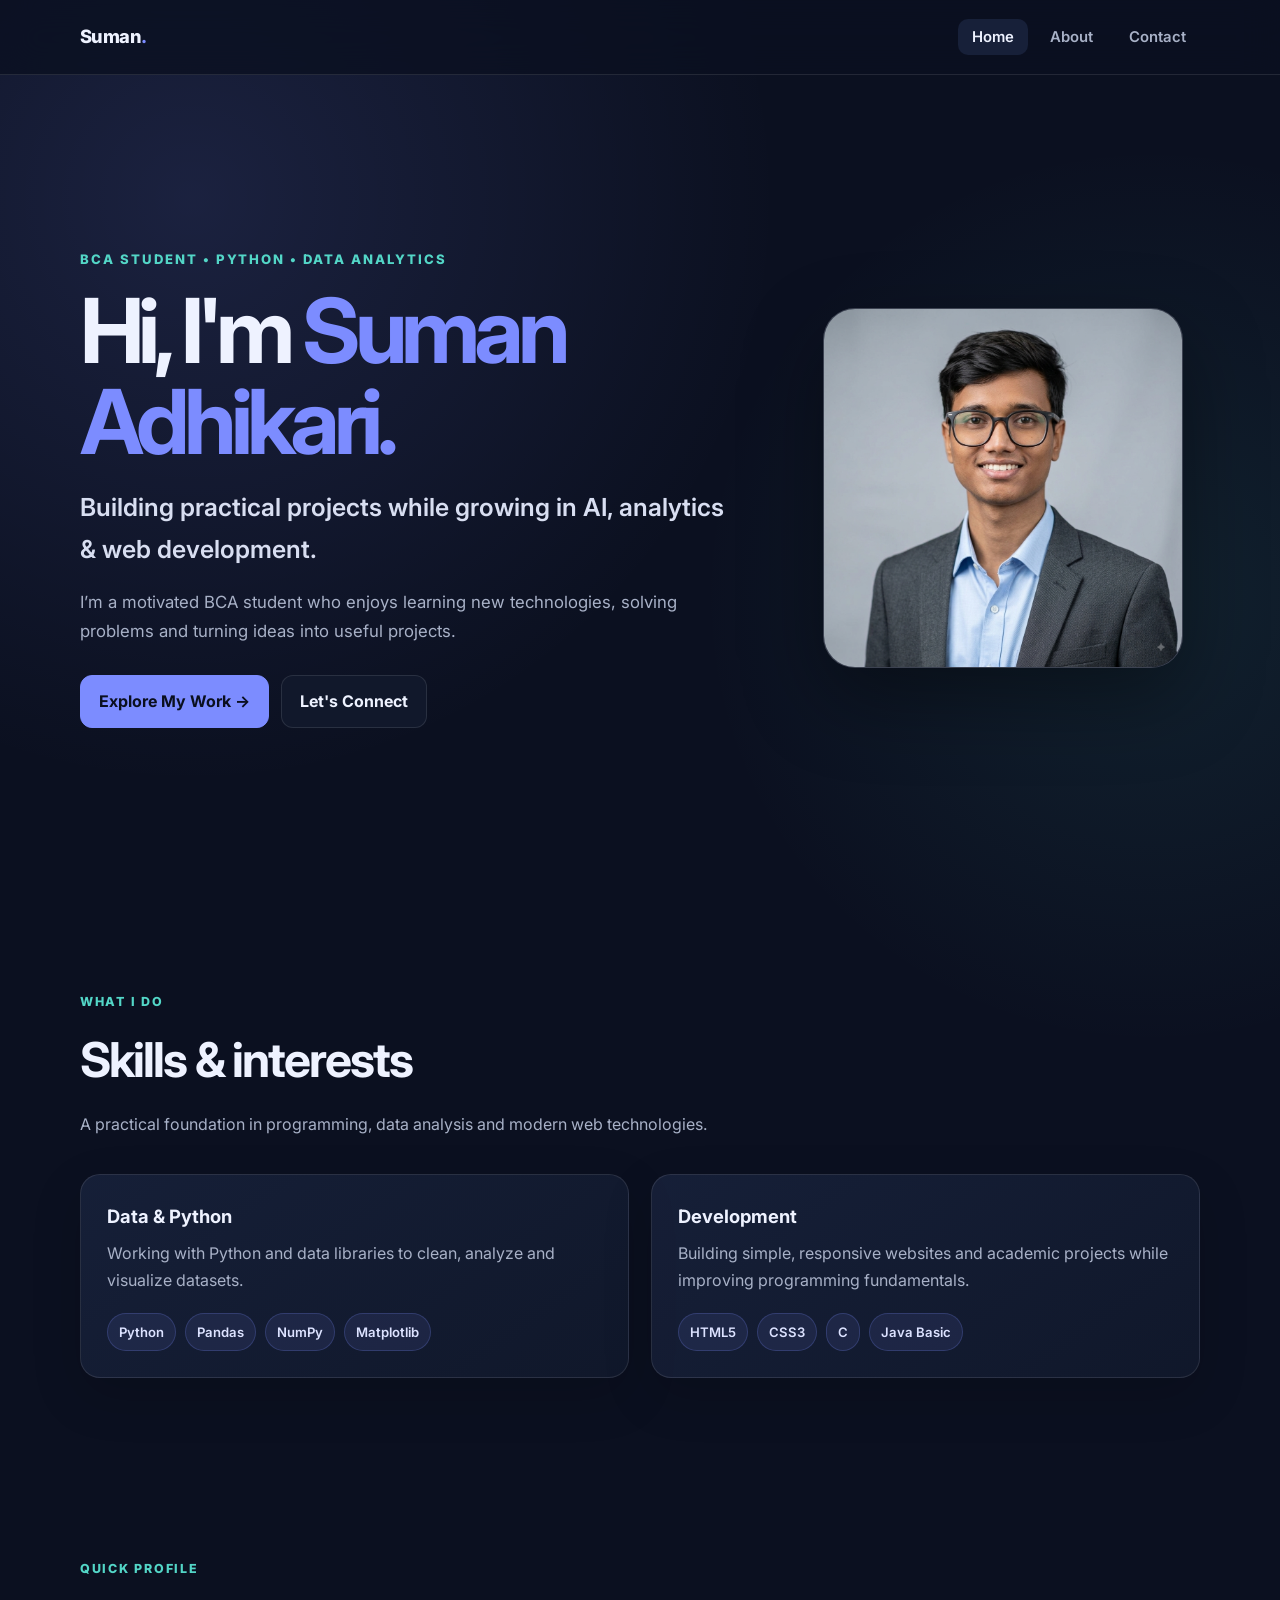
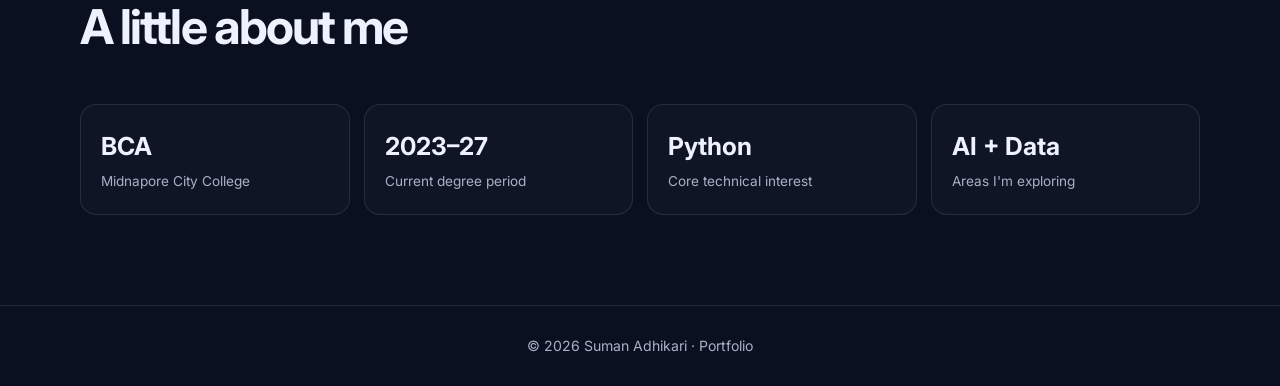
<file: index.html>
<!DOCTYPE html>
<html lang="en">
<head>
  <meta charset="UTF-8">
  <meta name="viewport" content="width=device-width, initial-scale=1.0">
  <meta name="description" content="Portfolio of Suman Adhikari — BCA student, Python developer and data analytics enthusiast.">
  <title>Suman Adhikari | Portfolio</title>
  <link rel="stylesheet" href="style.css">
</head>
<body>
<header class="site-header">
  <div class="navbar">
    <a class="logo" href="index.html">Suman<span>.</span></a>
    <button class="menu-btn" aria-label="Open menu" onclick="document.querySelector('.nav-links').classList.toggle('open')">☰</button>
    <nav>
      <ul class="nav-links">
        <li><a class="active" href="index.html">Home</a></li>
        <li><a href="about.html">About</a></li>
        <li><a href="contact.html">Contact</a></li>
      </ul>
    </nav>
  </div>
</header>

<main>
<section class="hero">
  <div class="container hero-grid">
    <div>
      <div class="eyebrow">BCA Student • Python • Data Analytics</div>
      <h1>Hi, I'm <span>Suman Adhikari.</span></h1>
      <h2>Building practical projects while growing in AI, analytics & web development.</h2>
      <p>I’m a motivated BCA student who enjoys learning new technologies, solving problems and turning ideas into useful projects.</p>
      <div class="actions">
        <a class="btn btn-primary" href="about.html">Explore My Work →</a>
        <a class="btn btn-secondary" href="contact.html">Let's Connect</a>
      </div>
    </div>
    <div class="profile-wrap">
      <img class="profile" src="profile.png" alt="Portrait of Suman Adhikari">
    </div>
  </div>
</section>

<section class="section">
  <div class="container">
    <div class="section-head">
      <div class="kicker">What I do</div>
      <h2>Skills & interests</h2>
      <p class="section-intro">A practical foundation in programming, data analysis and modern web technologies.</p>
    </div>
    <div class="grid-2">
      <article class="card">
        <h3>Data & Python</h3>
        <p>Working with Python and data libraries to clean, analyze and visualize datasets.</p>
        <div class="tags"><span class="tag">Python</span><span class="tag">Pandas</span><span class="tag">NumPy</span><span class="tag">Matplotlib</span></div>
      </article>
      <article class="card">
        <h3>Development</h3>
        <p>Building simple, responsive websites and academic projects while improving programming fundamentals.</p>
        <div class="tags"><span class="tag">HTML5</span><span class="tag">CSS3</span><span class="tag">C</span><span class="tag">Java Basic</span></div>
      </article>
    </div>
  </div>
</section>

<section class="section">
  <div class="container">
    <div class="section-head">
      <div class="kicker">Quick profile</div>
      <h2>A little about me</h2>
    </div>
    <div class="stats">
      <div class="stat"><strong>BCA</strong><span>Midnapore City College</span></div>
      <div class="stat"><strong>2023–27</strong><span>Current degree period</span></div>
      <div class="stat"><strong>Python</strong><span>Core technical interest</span></div>
      <div class="stat"><strong>AI + Data</strong><span>Areas I'm exploring</span></div>
    </div>
  </div>
</section>
</main>

<footer><div class="container">© 2026 Suman Adhikari · Portfolio</div></footer>
</body>
</html>
</file>
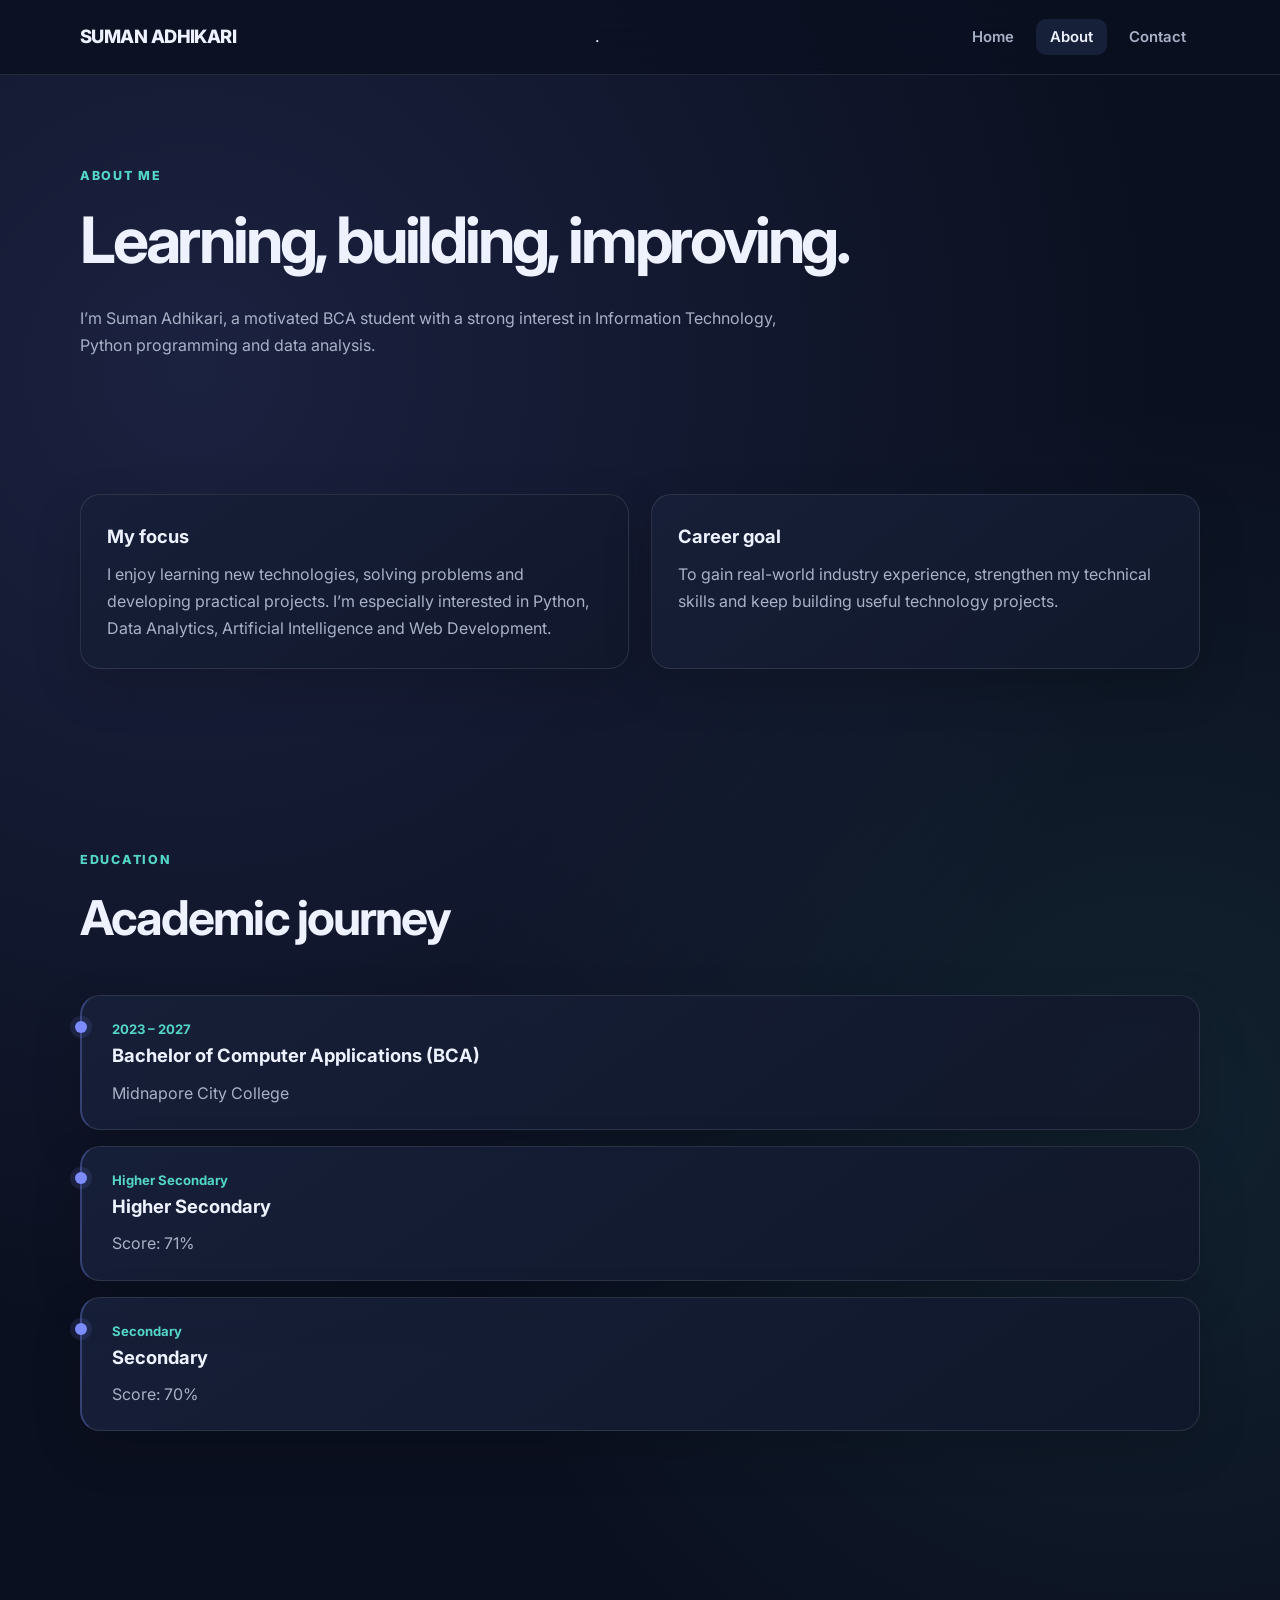
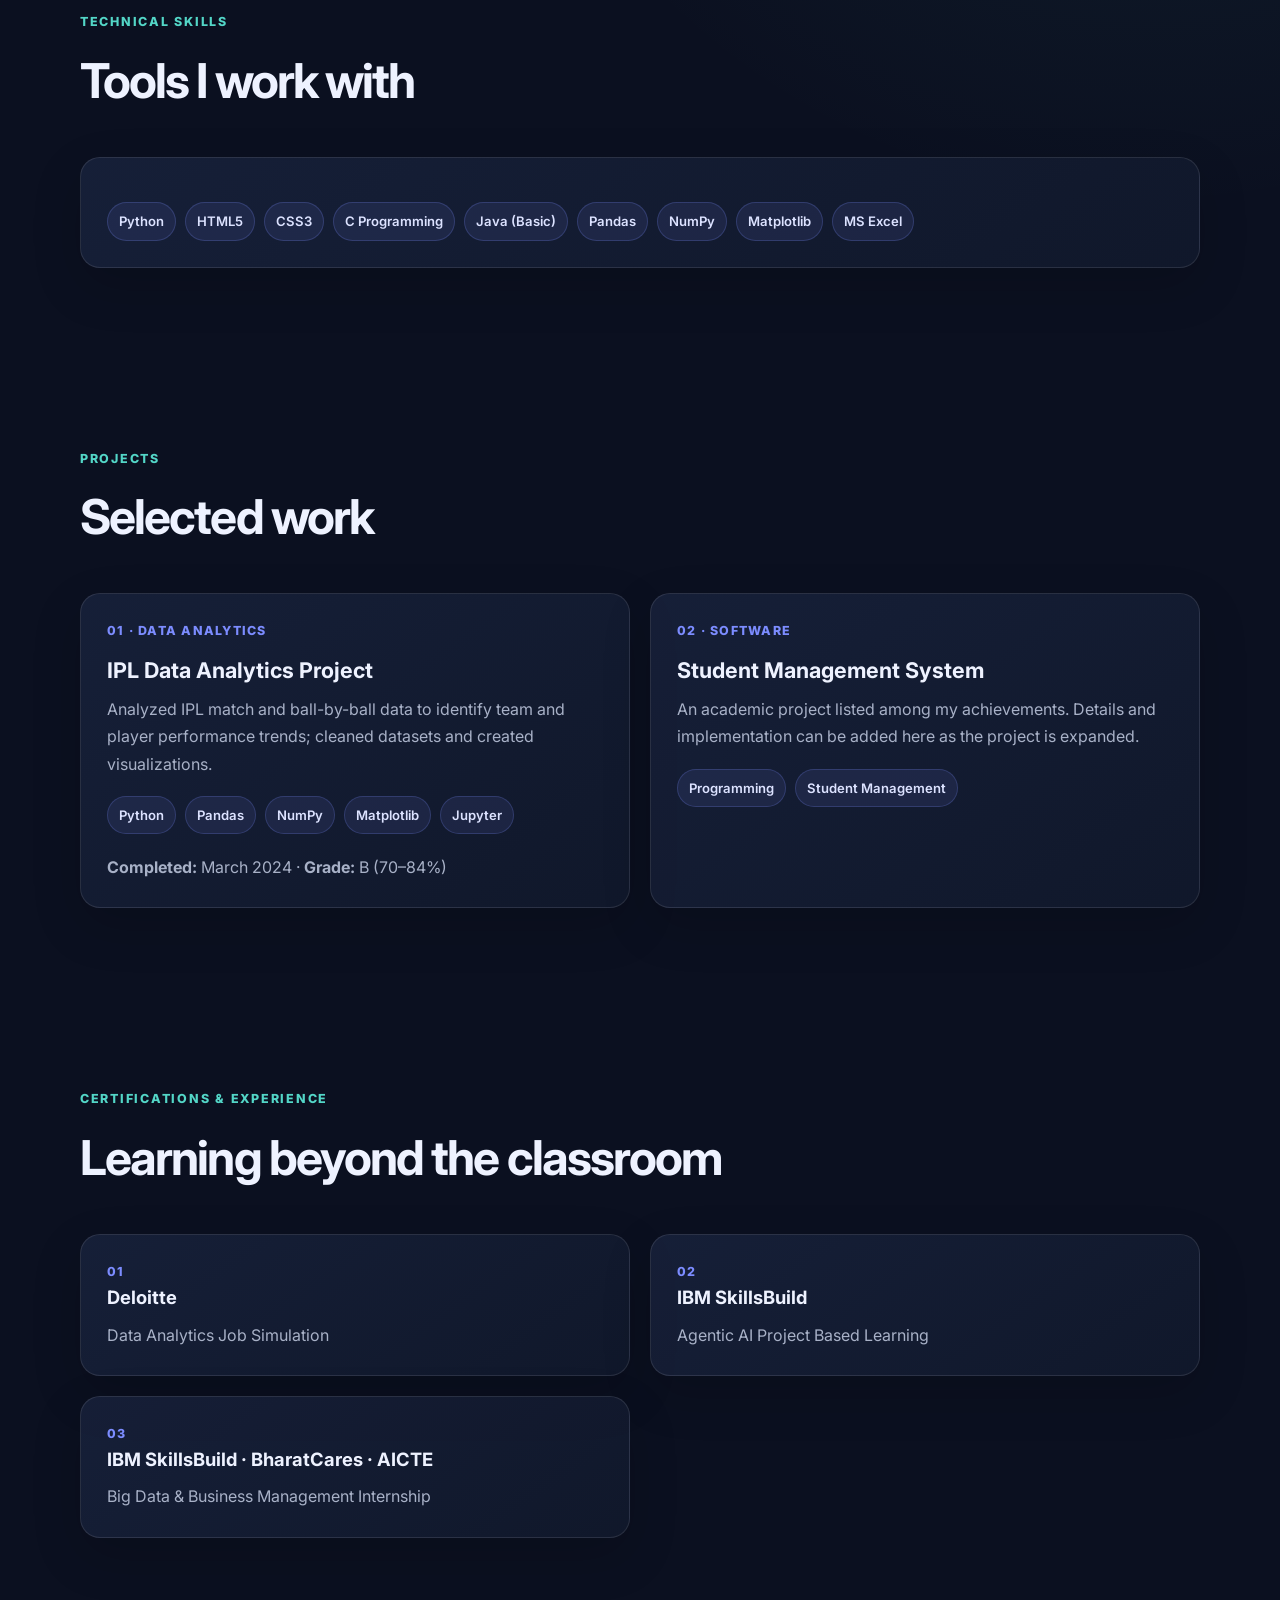
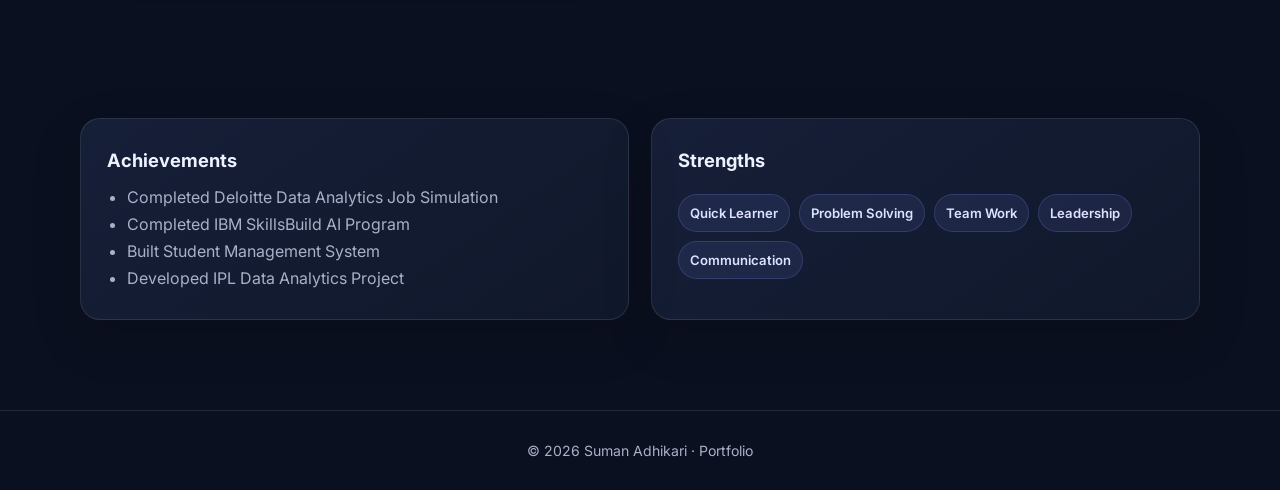
<file: about.html>
<!DOCTYPE html>
<html lang="en">
<head>
  <meta charset="UTF-8">
  <meta name="viewport" content="width=device-width, initial-scale=1.0">
  <meta name="description" content="About Suman Adhikari — education, skills, projects and certifications.">
  <title>About | Suman Adhikari</title>
  <link rel="stylesheet" href="style.css">
</head>
<body>
<header class="site-header">
  <div class="navbar">
    <a class="logo" href="index.html"> SUMAN ADHIKARI </a><span>.</span></a>
    <button class="menu-btn" aria-label="Open menu" onclick="document.querySelector('.nav-links').classList.toggle('open')">☰</button>
    <nav><ul class="nav-links">
      <li><a href="index.html">Home</a></li><li><a class="active" href="about.html">About</a></li><li><a href="contact.html">Contact</a></li>
    </ul></nav>
  </div>
</header>

<main>
<section class="page-hero">
  <div class="container">
    <div class="kicker">About me</div>
    <h1>Learning, building, improving.</h1>
    <p>I’m Suman Adhikari, a motivated BCA student with a strong interest in Information Technology, Python programming and data analysis.</p>
  </div>
</section>

<section class="section">
  <div class="container grid-2">
    <article class="card">
      <h3>My focus</h3>
      <p>I enjoy learning new technologies, solving problems and developing practical projects. I’m especially interested in Python, Data Analytics, Artificial Intelligence and Web Development.</p>
    </article>
    <article class="card">
      <h3>Career goal</h3>
      <p>To gain real-world industry experience, strengthen my technical skills and keep building useful technology projects.</p>
    </article>
  </div>
</section>

<section class="section">
  <div class="container">
    <div class="section-head"><div class="kicker">Education</div><h2>Academic journey</h2></div>
    <div class="timeline">
      <div class="card timeline-item"><div class="meta">2023 – 2027</div><h3>Bachelor of Computer Applications (BCA)</h3><p>Midnapore City College</p></div>
      <div class="card timeline-item"><div class="meta">Higher Secondary</div><h3>Higher Secondary</h3><p>Score: 71%</p></div>
      <div class="card timeline-item"><div class="meta">Secondary</div><h3>Secondary</h3><p>Score: 70%</p></div>
    </div>
  </div>
</section>

<section class="section">
  <div class="container">
    <div class="section-head"><div class="kicker">Technical skills</div><h2>Tools I work with</h2></div>
    <div class="card">
      <div class="tags">
        <span class="tag">Python</span><span class="tag">HTML5</span><span class="tag">CSS3</span>
        <span class="tag">C Programming</span><span class="tag">Java (Basic)</span><span class="tag">Pandas</span>
        <span class="tag">NumPy</span><span class="tag">Matplotlib</span><span class="tag">MS Excel</span>
      </div>
    </div>
  </div>
</section>

<section class="section">
  <div class="container">
    <div class="section-head"><div class="kicker">Projects</div><h2>Selected work</h2></div>
    <div class="project-grid">
      <article class="card project-card">
        <div class="project-number">01 · DATA ANALYTICS</div>
        <h3>IPL Data Analytics Project</h3>
        <p>Analyzed IPL match and ball-by-ball data to identify team and player performance trends; cleaned datasets and created visualizations.</p>
        <div class="tags"><span class="tag">Python</span><span class="tag">Pandas</span><span class="tag">NumPy</span><span class="tag">Matplotlib</span><span class="tag">Jupyter</span></div>
        <p><strong>Completed:</strong> March 2024 · <strong>Grade:</strong> B (70–84%)</p>
      </article>
      <article class="card project-card">
        <div class="project-number">02 · SOFTWARE</div>
        <h3>Student Management System</h3>
        <p>An academic project listed among my achievements. Details and implementation can be added here as the project is expanded.</p>
        <div class="tags"><span class="tag">Programming</span><span class="tag">Student Management</span></div>
      </article>
    </div>
  </div>
</section>

<section class="section">
  <div class="container">
    <div class="section-head"><div class="kicker">Certifications & experience</div><h2>Learning beyond the classroom</h2></div>
    <div class="project-grid">
      <article class="card"><div class="project-number">01</div><h3>Deloitte</h3><p>Data Analytics Job Simulation</p></article>
      <article class="card"><div class="project-number">02</div><h3>IBM SkillsBuild</h3><p>Agentic AI Project Based Learning</p></article>
      <article class="card"><div class="project-number">03</div><h3>IBM SkillsBuild · BharatCares · AICTE</h3><p>Big Data & Business Management Internship</p></article>
    </div>
  </div>
</section>

<section class="section">
  <div class="container grid-2">
    <article class="card"><h3>Achievements</h3><ul>
      <li>Completed Deloitte Data Analytics Job Simulation</li>
      <li>Completed IBM SkillsBuild AI Program</li>
      <li>Built Student Management System</li>
      <li>Developed IPL Data Analytics Project</li>
    </ul></article>
    <article class="card"><h3>Strengths</h3><div class="tags">
      <span class="tag">Quick Learner</span><span class="tag">Problem Solving</span><span class="tag">Team Work</span><span class="tag">Leadership</span><span class="tag">Communication</span>
    </div></article>
  </div>
</section>
</main>

<footer><div class="container">© 2026 Suman Adhikari · Portfolio</div></footer>
</body>
</html>
</file>
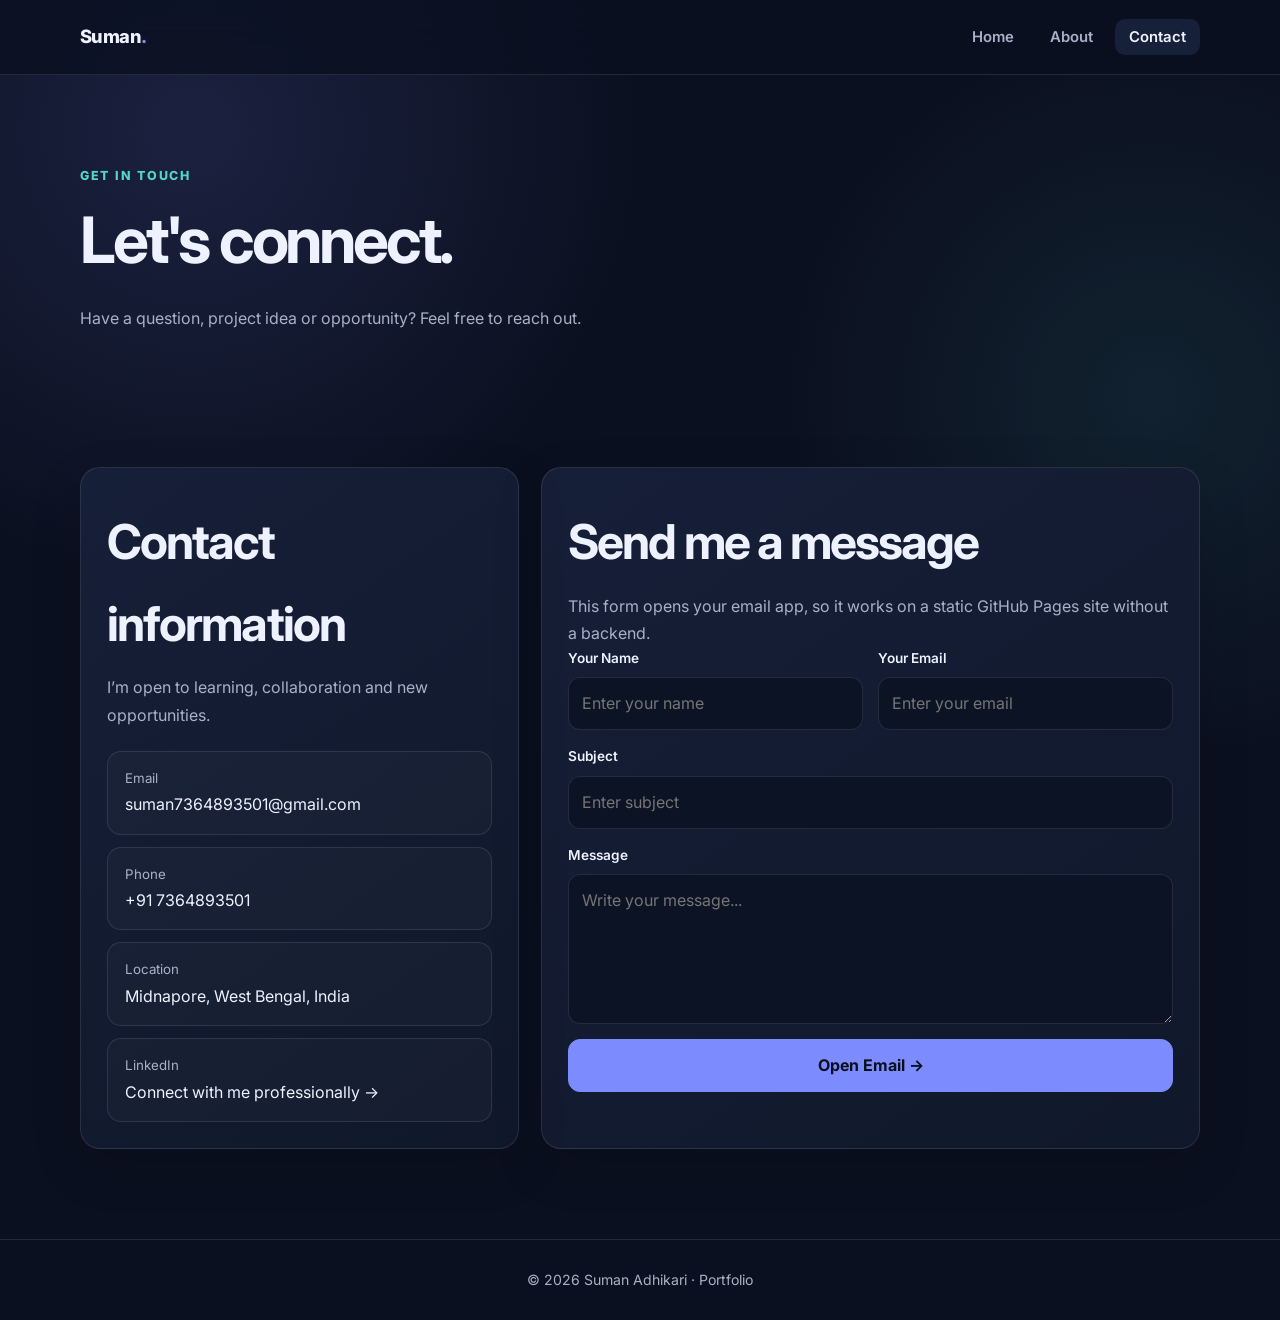
<file: contact.html>
<!DOCTYPE html>
<html lang="en">
<head>
  <meta charset="UTF-8">
  <meta name="viewport" content="width=device-width, initial-scale=1.0">
  <meta name="description" content="Contact Suman Adhikari.">
  <title>Contact | Suman Adhikari</title>
  <link rel="stylesheet" href="style.css">
</head>
<body>
<header class="site-header">
  <div class="navbar">
    <a class="logo" href="index.html">Suman<span>.</span></a>
    <button class="menu-btn" aria-label="Open menu" onclick="document.querySelector('.nav-links').classList.toggle('open')">☰</button>
    <nav><ul class="nav-links">
      <li><a href="index.html">Home</a></li><li><a href="about.html">About</a></li><li><a class="active" href="contact.html">Contact</a></li>
    </ul></nav>
  </div>
</header>

<main>
<section class="page-hero">
  <div class="container">
    <div class="kicker">Get in touch</div>
    <h1>Let's connect.</h1>
    <p>Have a question, project idea or opportunity? Feel free to reach out.</p>
  </div>
</section>

<section class="section">
  <div class="container contact-grid">
    <article class="card">
      <h2>Contact information</h2>
      <p class="section-intro">I’m open to learning, collaboration and new opportunities.</p>
      <div class="contact-list">
        <a class="contact-link" href="mailto:suman7364893501@gmail.com"><small>Email</small>suman7364893501@gmail.com</a>
        <a class="contact-link" href="tel:+917364893501"><small>Phone</small>+91 7364893501</a>
        <div class="contact-link"><small>Location</small>Midnapore, West Bengal, India</div>
        <a class="contact-link" href="https://www.linkedin.com/in/suman-adhikari-8230ba3a1" target="_blank" rel="noopener noreferrer"><small>LinkedIn</small>Connect with me professionally →</a>
      </div>
    </article>

    <article class="card">
      <h2>Send me a message</h2>
      <p class="section-intro">This form opens your email app, so it works on a static GitHub Pages site without a backend.</p>
      <form id="contactForm">
        <div class="form-grid">
          <div class="input-group"><label for="name">Your Name</label><input id="name" name="name" required placeholder="Enter your name"></div>
          <div class="input-group"><label for="email">Your Email</label><input id="email" name="email" type="email" required placeholder="Enter your email"></div>
          <div class="input-group full"><label for="subject">Subject</label><input id="subject" name="subject" required placeholder="Enter subject"></div>
          <div class="input-group full"><label for="message">Message</label><textarea id="message" name="message" required placeholder="Write your message..."></textarea></div>
          <div class="input-group full"><button class="btn btn-primary" type="submit">Open Email →</button></div>
        </div>
      </form>
    </article>
  </div>
</section>
</main>

<footer><div class="container">© 2026 Suman Adhikari · Portfolio</div></footer>

<script>
document.getElementById("contactForm").addEventListener("submit", function(e){
  e.preventDefault();
  const name = document.getElementById("name").value.trim();
  const email = document.getElementById("email").value.trim();
  const subject = document.getElementById("subject").value.trim();
  const message = document.getElementById("message").value.trim();

  const body = `Name: ${name}%0D%0AEmail: ${email}%0D%0A%0D%0A${message}`;
  window.location.href =
    `mailto:suman7364893501@gmail.com?subject=${encodeURIComponent(subject)}&body=${body}`;
});
</script>
</body>
</html>
</file>
<file: style.css>
@import url('https://fonts.googleapis.com/css2?family=Inter:wght@400;500;600;700;800&display=swap');

:root{
  --bg:#0b1020;
  --surface:#11182b;
  --surface-2:#172039;
  --text:#eef2ff;
  --muted:#a8b1c7;
  --line:rgba(255,255,255,.10);
  --accent:#7c8cff;
  --accent-2:#53d6c7;
  --max:1120px;
}

*{box-sizing:border-box;margin:0;padding:0}
html{scroll-behavior:smooth}
body{
  font-family:'Inter',Arial,sans-serif;
  background:
    radial-gradient(circle at 15% 10%, rgba(124,140,255,.14), transparent 28%),
    radial-gradient(circle at 90% 30%, rgba(83,214,199,.09), transparent 25%),
    var(--bg);
  color:var(--text);
  line-height:1.7;
}
a{color:inherit;text-decoration:none}
img{max-width:100%;display:block}
.container{width:min(92%,var(--max));margin:auto}

/* Header */
.site-header{
  position:sticky;top:0;z-index:100;
  backdrop-filter:blur(18px);
  background:rgba(11,16,32,.78);
  border-bottom:1px solid var(--line);
}
.navbar{
  width:min(92%,var(--max));margin:auto;
  min-height:74px;display:flex;align-items:center;justify-content:space-between;gap:24px;
}
.logo{font-weight:800;font-size:1.15rem;letter-spacing:-.03em}
.logo span{color:var(--accent)}
.nav-links{display:flex;gap:8px;list-style:none}
.nav-links a{
  padding:9px 14px;border-radius:10px;color:var(--muted);font-size:.93rem;font-weight:600;
}
.nav-links a:hover,.nav-links a.active{background:var(--surface-2);color:var(--text)}
.menu-btn{display:none;background:none;border:0;color:var(--text);font-size:1.5rem}

/* Hero */
.hero{min-height:calc(100vh - 74px);display:grid;place-items:center;padding:70px 0}
.hero-grid{display:grid;grid-template-columns:1.25fr .75fr;align-items:center;gap:70px}
.eyebrow{
  color:var(--accent-2);font-size:.82rem;font-weight:800;letter-spacing:.15em;text-transform:uppercase;
}
.hero h1{font-size:clamp(2.8rem,7vw,5.6rem);line-height:1.02;letter-spacing:-.065em;margin:15px 0 18px}
.hero h1 span{color:var(--accent)}
.hero h2{font-size:clamp(1.15rem,2.4vw,1.55rem);color:#d8def1;font-weight:600;margin-bottom:18px}
.hero p{max-width:650px;color:var(--muted);font-size:1.05rem}
.actions{display:flex;flex-wrap:wrap;gap:12px;margin-top:30px}
.btn{
  display:inline-flex;align-items:center;justify-content:center;gap:8px;
  padding:12px 18px;border-radius:12px;font-weight:700;border:1px solid var(--line);
  transition:.2s ease;
}
.btn-primary{background:var(--accent);color:#0a0f1f;border-color:var(--accent)}
.btn-secondary{background:var(--surface);color:var(--text)}
.btn:hover{transform:translateY(-2px);filter:brightness(1.08)}

.profile-wrap{display:flex;justify-content:center}
.profile{
  width:min(360px,80vw);aspect-ratio:1/1;object-fit:cover;border-radius:32px;
  border:1px solid rgba(255,255,255,.18);
  box-shadow:0 30px 80px rgba(0,0,0,.38);
  background:var(--surface);
}

/* Sections */
.section{padding:90px 0}
.section-head{margin-bottom:36px}
.kicker{color:var(--accent-2);font-size:.78rem;font-weight:800;letter-spacing:.14em;text-transform:uppercase}
.section h2{font-size:clamp(2rem,4vw,3rem);letter-spacing:-.04em;margin-top:7px}
.section-intro{color:var(--muted);max-width:700px;margin-top:10px}

.grid-2{display:grid;grid-template-columns:1fr 1fr;gap:22px}
.card{
  background:linear-gradient(145deg,rgba(23,32,57,.94),rgba(17,24,43,.94));
  border:1px solid var(--line);border-radius:20px;padding:26px;
  box-shadow:0 18px 50px rgba(0,0,0,.16);
}
.card h3{font-size:1.15rem;margin-bottom:8px}
.card p,.card li{color:var(--muted)}
.card ul{padding-left:20px}
.tags{display:flex;flex-wrap:wrap;gap:9px;margin-top:18px}
.tag{
  padding:7px 11px;border-radius:999px;background:rgba(124,140,255,.10);
  border:1px solid rgba(124,140,255,.22);font-size:.82rem;color:#dce2ff;font-weight:600;
}

/* Stats */
.stats{display:grid;grid-template-columns:repeat(4,1fr);gap:14px;margin-top:28px}
.stat{padding:20px;border:1px solid var(--line);border-radius:16px;background:rgba(255,255,255,.025)}
.stat strong{display:block;font-size:1.55rem}
.stat span{color:var(--muted);font-size:.85rem}

/* Timeline */
.timeline{display:grid;gap:16px}
.timeline-item{position:relative;padding:22px 24px 22px 30px;border-left:2px solid rgba(124,140,255,.35)}
.timeline-item:before{
  content:"";position:absolute;left:-7px;top:25px;width:12px;height:12px;border-radius:50%;
  background:var(--accent);box-shadow:0 0 0 5px rgba(124,140,255,.12);
}
.meta{font-size:.82rem;color:var(--accent-2);font-weight:700}

/* Projects */
.project-grid{display:grid;grid-template-columns:repeat(2,1fr);gap:20px}
.project-number{font-size:.78rem;color:var(--accent);font-weight:800;letter-spacing:.1em}
.project-card h3{margin:10px 0 8px;font-size:1.35rem}
.project-card p{color:var(--muted)}
.project-card .tags{margin-bottom:20px}

/* Contact */
.contact-grid{display:grid;grid-template-columns:.8fr 1.2fr;gap:22px}
.contact-list{display:grid;gap:12px;margin-top:22px}
.contact-link{
  display:block;padding:15px 17px;border:1px solid var(--line);border-radius:14px;background:rgba(255,255,255,.025)
}
.contact-link small{display:block;color:var(--muted);margin-bottom:2px}
.contact-link:hover{border-color:rgba(124,140,255,.5)}
.form-grid{display:grid;grid-template-columns:1fr 1fr;gap:15px}
.input-group{display:grid;gap:7px}
.input-group.full{grid-column:1/-1}
label{font-size:.85rem;font-weight:600}
input,textarea{
  width:100%;border:1px solid var(--line);background:#0c1325;color:var(--text);
  border-radius:12px;padding:12px 13px;font:inherit;outline:none;
}
textarea{resize:vertical;min-height:150px}
input:focus,textarea:focus{border-color:var(--accent);box-shadow:0 0 0 3px rgba(124,140,255,.12)}
button{font:inherit;cursor:pointer}

/* Footer */
footer{border-top:1px solid var(--line);padding:28px 0;color:var(--muted);text-align:center;font-size:.88rem}

/* Page title */
.page-hero{padding:90px 0 45px}
.page-hero h1{font-size:clamp(2.3rem,5vw,4rem);letter-spacing:-.05em}
.page-hero p{color:var(--muted);max-width:700px;margin-top:10px}

@media (max-width:820px){
  .menu-btn{display:block}
  .nav-links{display:none;position:absolute;left:4%;right:4%;top:70px;padding:10px;background:var(--surface);border:1px solid var(--line);border-radius:14px;flex-direction:column}
  .nav-links.open{display:flex}
  .hero-grid,.grid-2,.contact-grid,.project-grid{grid-template-columns:1fr}
  .hero{padding:55px 0}
  .profile-wrap{order:-1}
  .stats{grid-template-columns:1fr 1fr}
}
@media (max-width:520px){
  .navbar{min-height:66px}
  .hero h1{font-size:3rem}
  .profile{width:260px;border-radius:24px}
  .section{padding:65px 0}
  .stats{grid-template-columns:1fr 1fr}
  .form-grid{grid-template-columns:1fr}
  .input-group.full{grid-column:auto}
}
</file>
